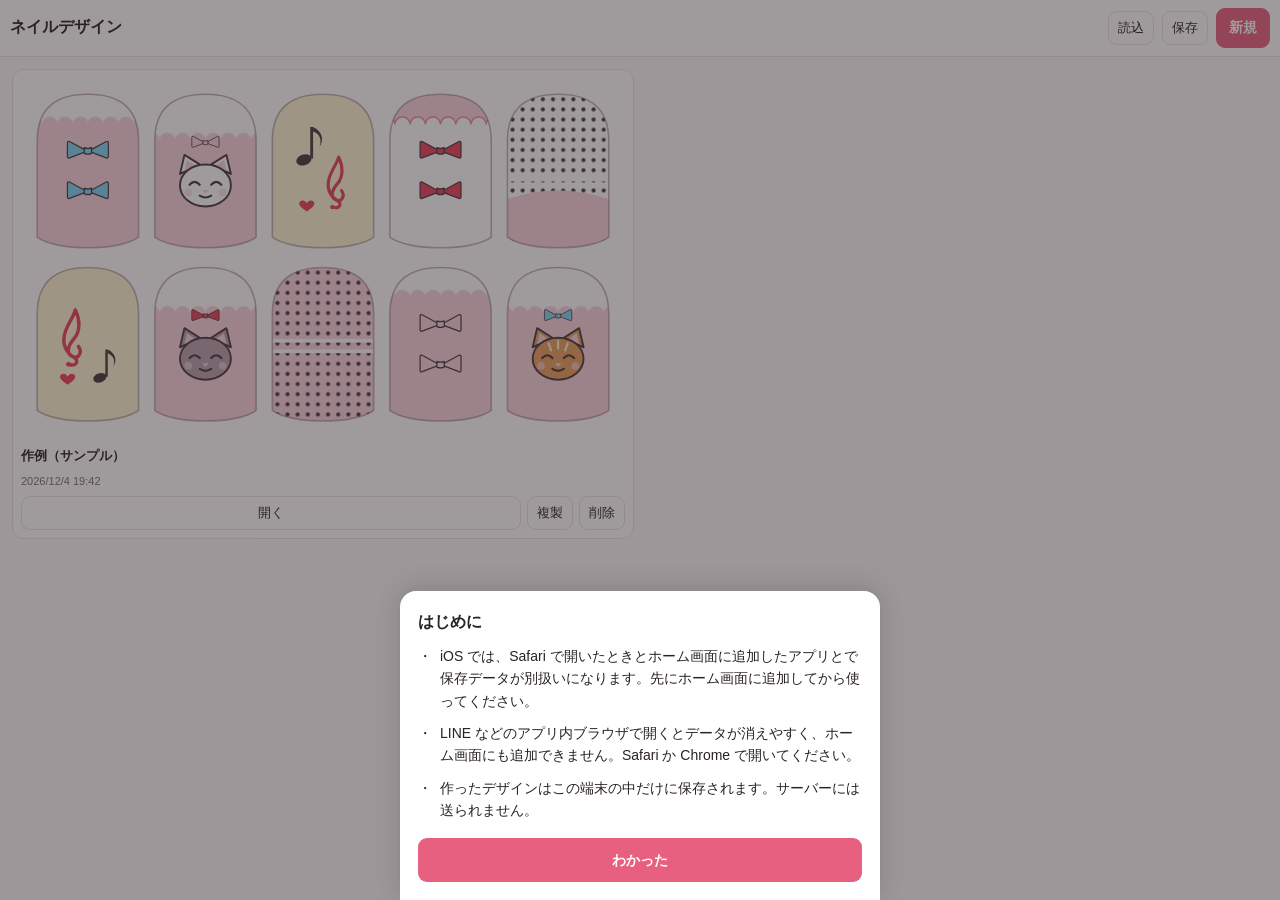
<file: docs/index.html>
<!DOCTYPE html>
<html lang="ja">
<head>
<meta charset="utf-8">
<meta name="viewport" content="width=device-width, initial-scale=1, viewport-fit=cover">
<meta name="theme-color" content="#fbf7f8">
<title>ネイルデザイン</title>
<link rel="stylesheet" href="css/style.css">
<!-- パスはすべて相対。サブパス配信（/nail_designer/）でそのまま動かすため -->
<link rel="manifest" href="manifest.json">
<link rel="apple-touch-icon" href="icons/apple-touch-icon.png">
<meta name="apple-mobile-web-app-capable" content="yes">
<meta name="apple-mobile-web-app-status-bar-style" content="default">
<meta name="mobile-web-app-capable" content="yes">
</head>
<body>

<div id="app">
  <div id="view" class="view"></div>
  <div id="toast" class="toast" hidden></div>
</div>

<script type="module" src="js/app.js"></script>
</body>
</html>
</file>
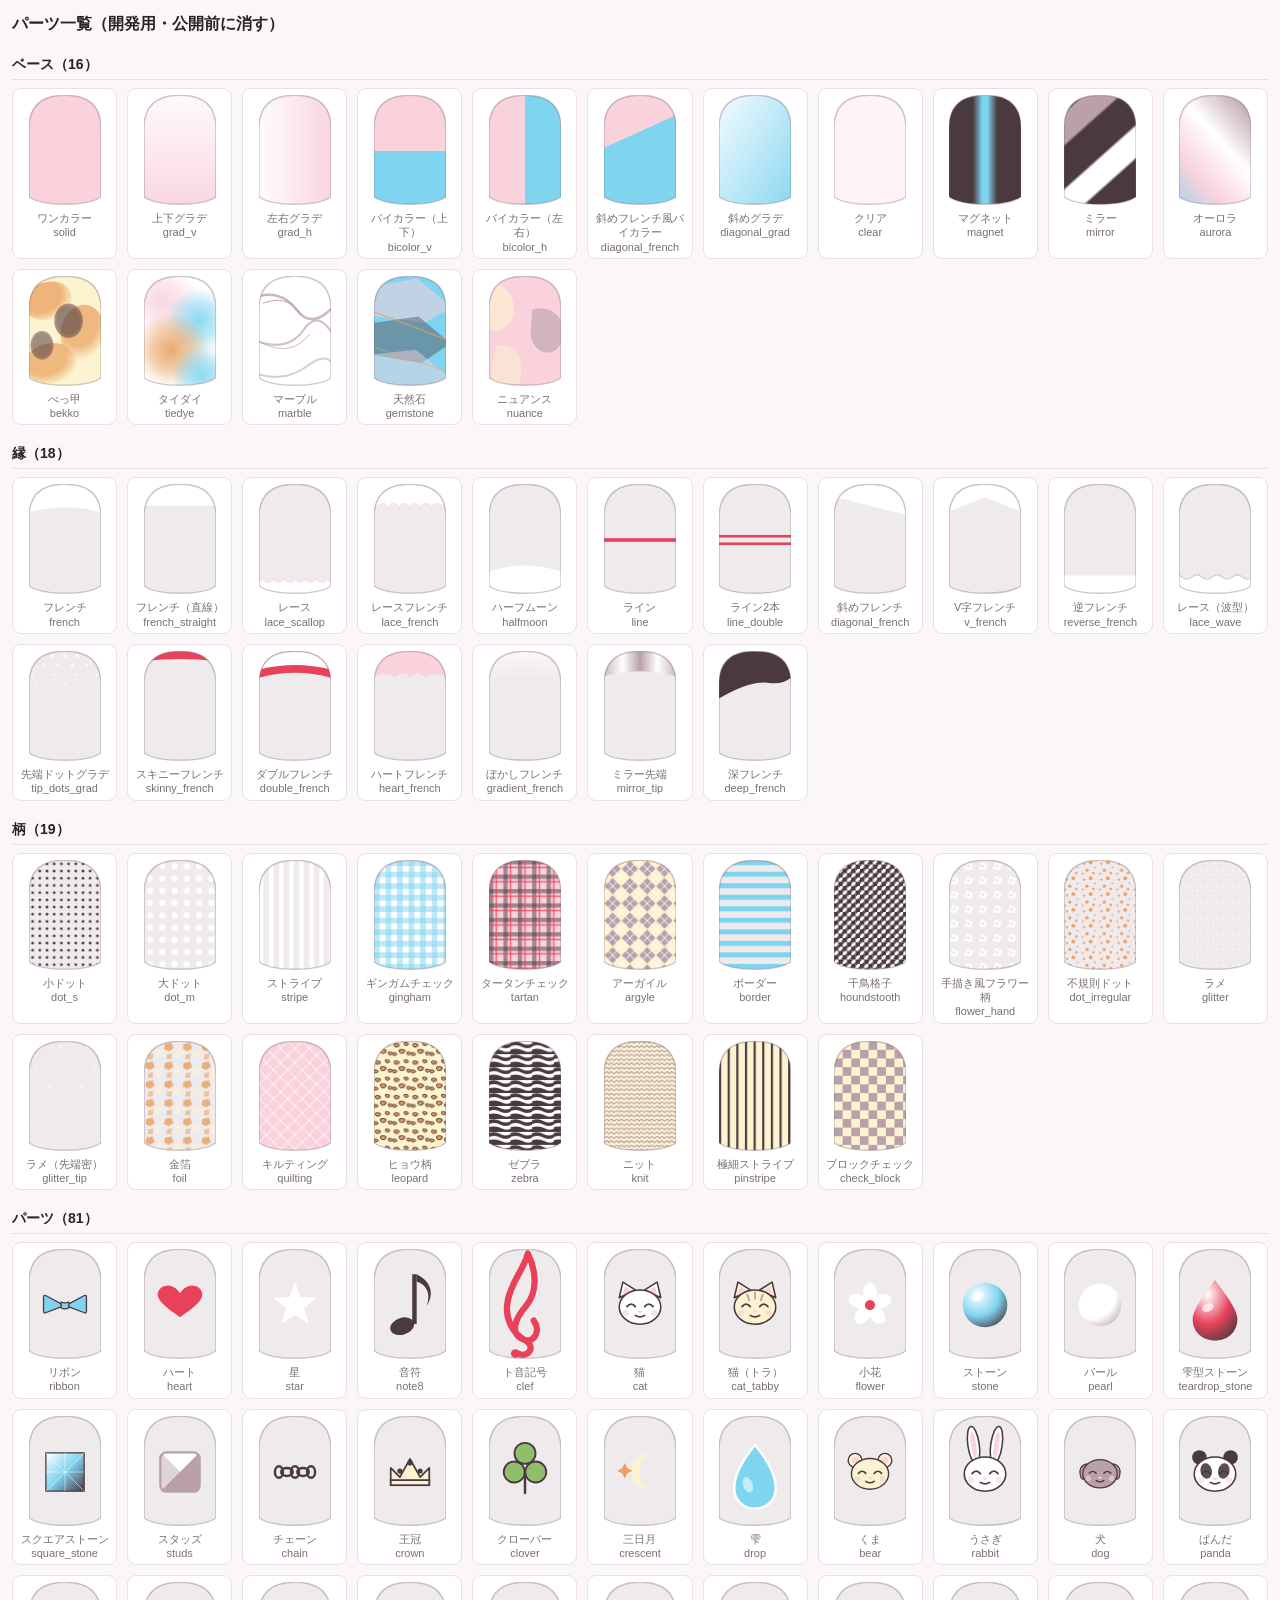
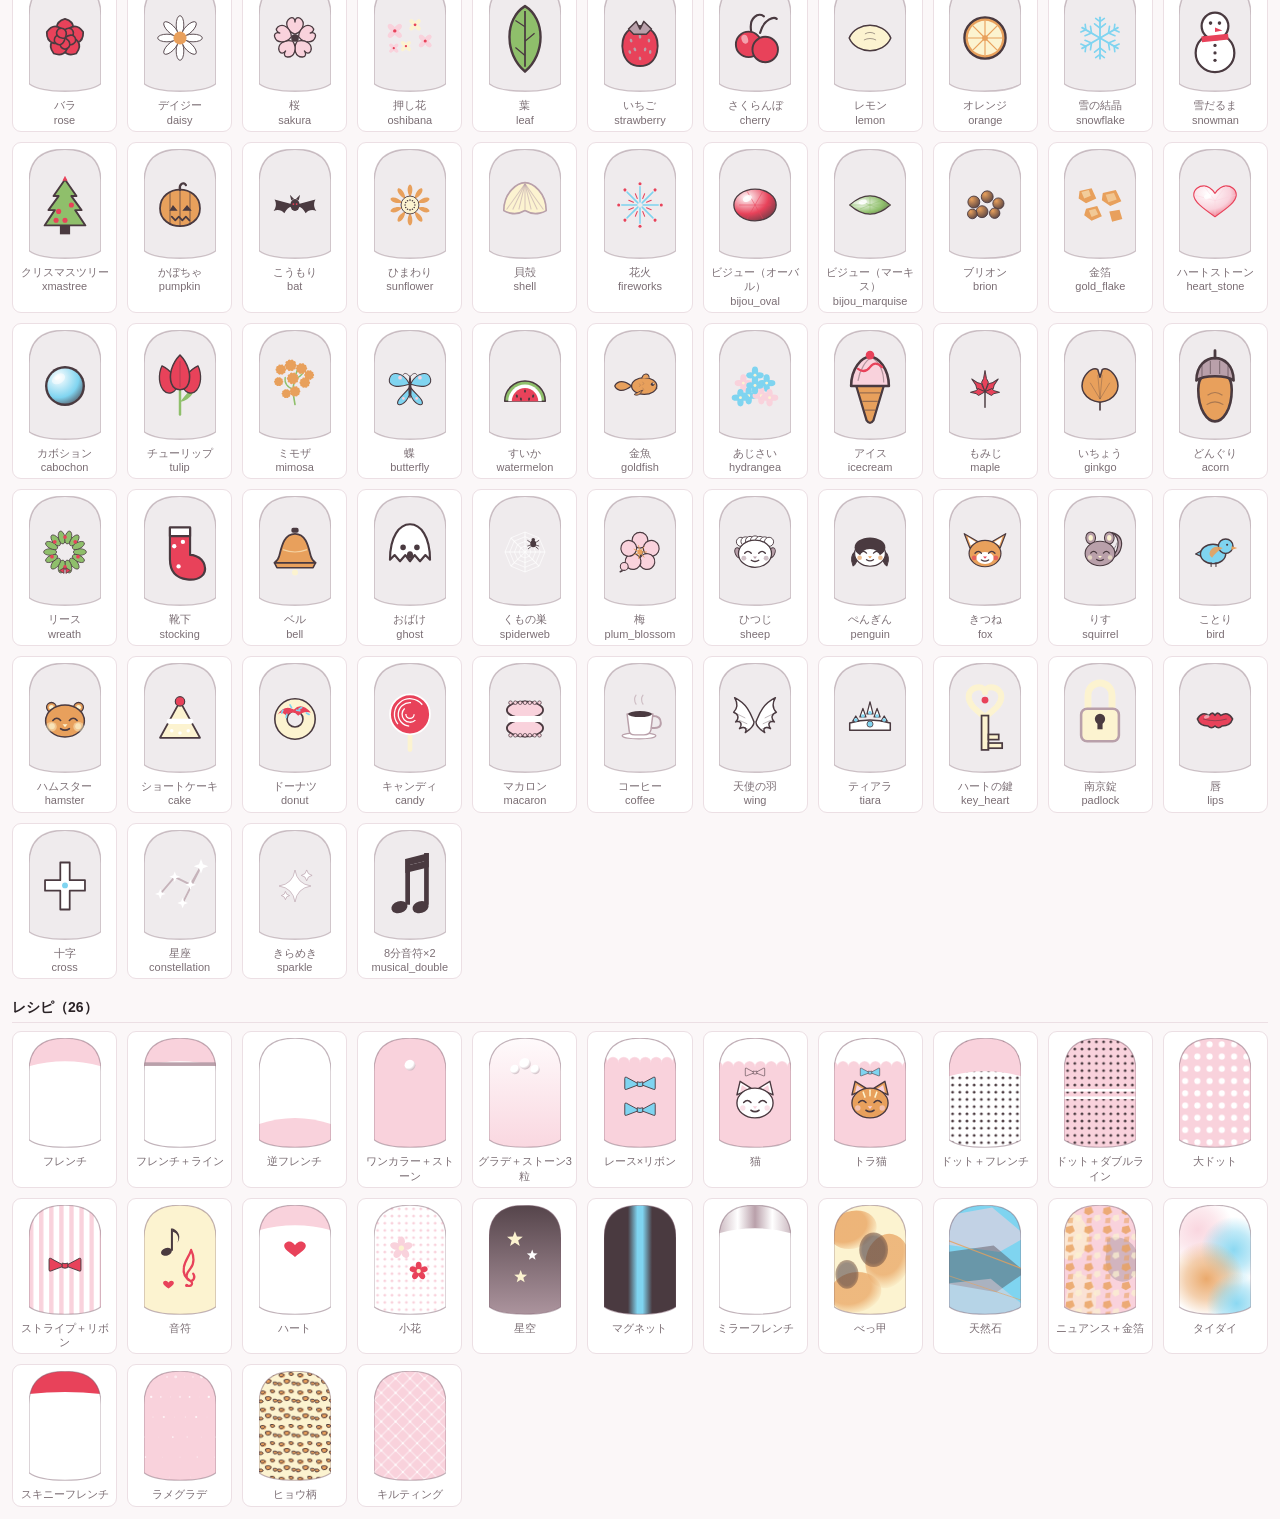
<file: docs/preview-all.html>
<!DOCTYPE html>
<html lang="ja">
<head>
<meta charset="utf-8">
<meta name="viewport" content="width=device-width, initial-scale=1">
<title>パーツ一覧（開発用）</title>
<style>
  body { margin:0; padding:12px; background:#fbf7f8; color:#2a2226;
         font:14px/1.5 -apple-system, "Hiragino Kaku Gothic ProN", "Yu Gothic", sans-serif; }
  h2 { font-size:14px; margin:18px 0 8px; padding-bottom:4px; border-bottom:1px solid #ecdfe4; }
  .grid { display:grid; grid-template-columns:repeat(auto-fill, minmax(104px,1fr)); gap:10px; }
  .cell { background:#fff; border:1px solid #ecdfe4; border-radius:9px; padding:6px 3px 4px; text-align:center; }
  .cell svg { display:block; margin:0 auto; width:72px; height:auto; }
  .cap { font-size:11px; color:#7b6e74; margin-top:4px; line-height:1.3; word-break:break-all; }
</style>
</head>
<body>
<h1 style="font-size:16px;margin:0">パーツ一覧（開発用・公開前に消す）</h1>
<div id="out"></div>
<script type="module">
import { PARTS, CATS } from './js/parts/parts.js';
import { partThumbSvg, recipeThumbSvg } from './js/render.js';
import { RECIPES } from './js/parts/recipes.js';
import { DEFAULT_PALETTE } from './js/model.js';

const out = document.getElementById('out');
let html = '';
for (const c of CATS) {
  const list = Object.values(PARTS).filter(p => p.cat === c.key);
  html += `<h2>${c.label}（${list.length}）</h2><div class="grid">`;
  for (const p of list) {
    html += `<div class="cell">${partThumbSvg(p.id, DEFAULT_PALETTE, { px: 72, baseColor: '#EFEBED' })}` +
            `<div class="cap">${p.name}<br>${p.id.split('.')[1]}</div></div>`;
  }
  html += `</div>`;
}
html += `<h2>レシピ（${RECIPES.length}）</h2><div class="grid">`;
for (const r of RECIPES) {
  html += `<div class="cell">${recipeThumbSvg(r, DEFAULT_PALETTE, { px: 72 })}` +
          `<div class="cap">${r.name}</div></div>`;
}
html += `</div>`;
out.innerHTML = html;
</script>
</body>
</html>
</file>
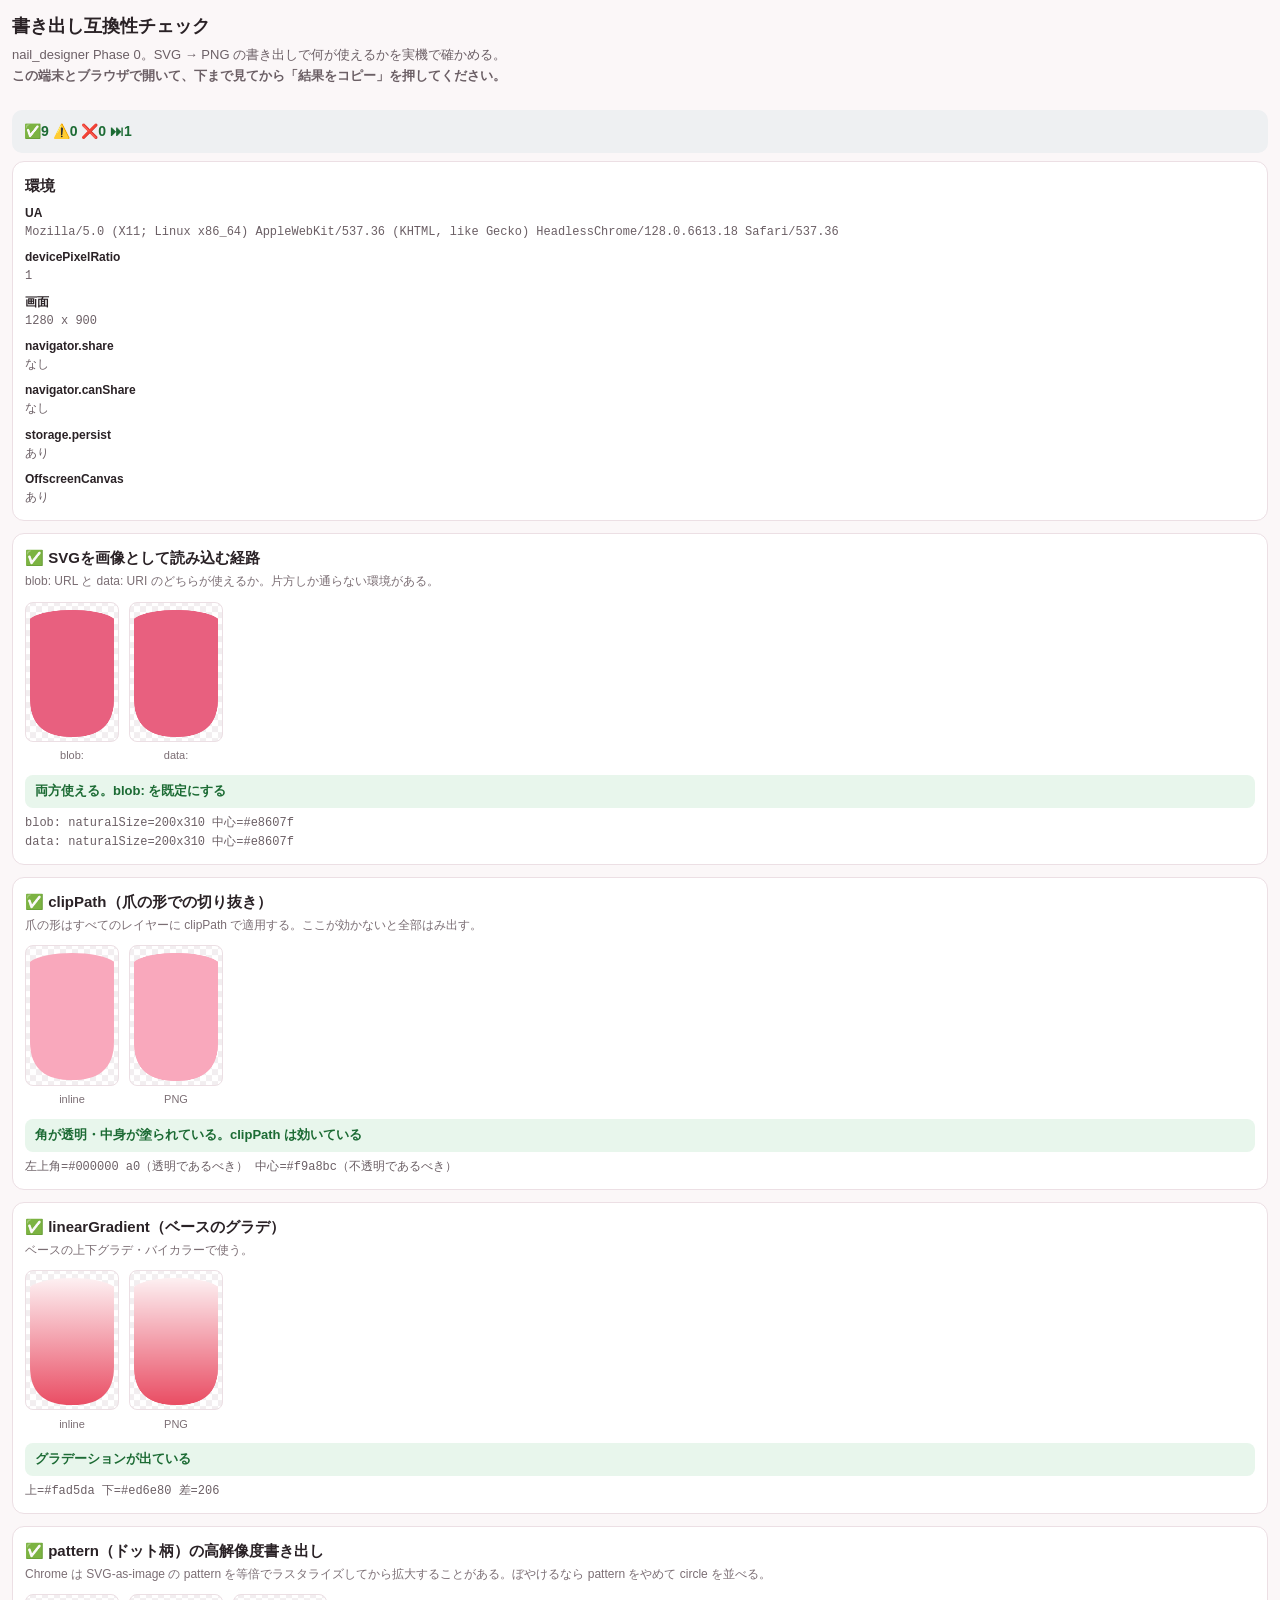
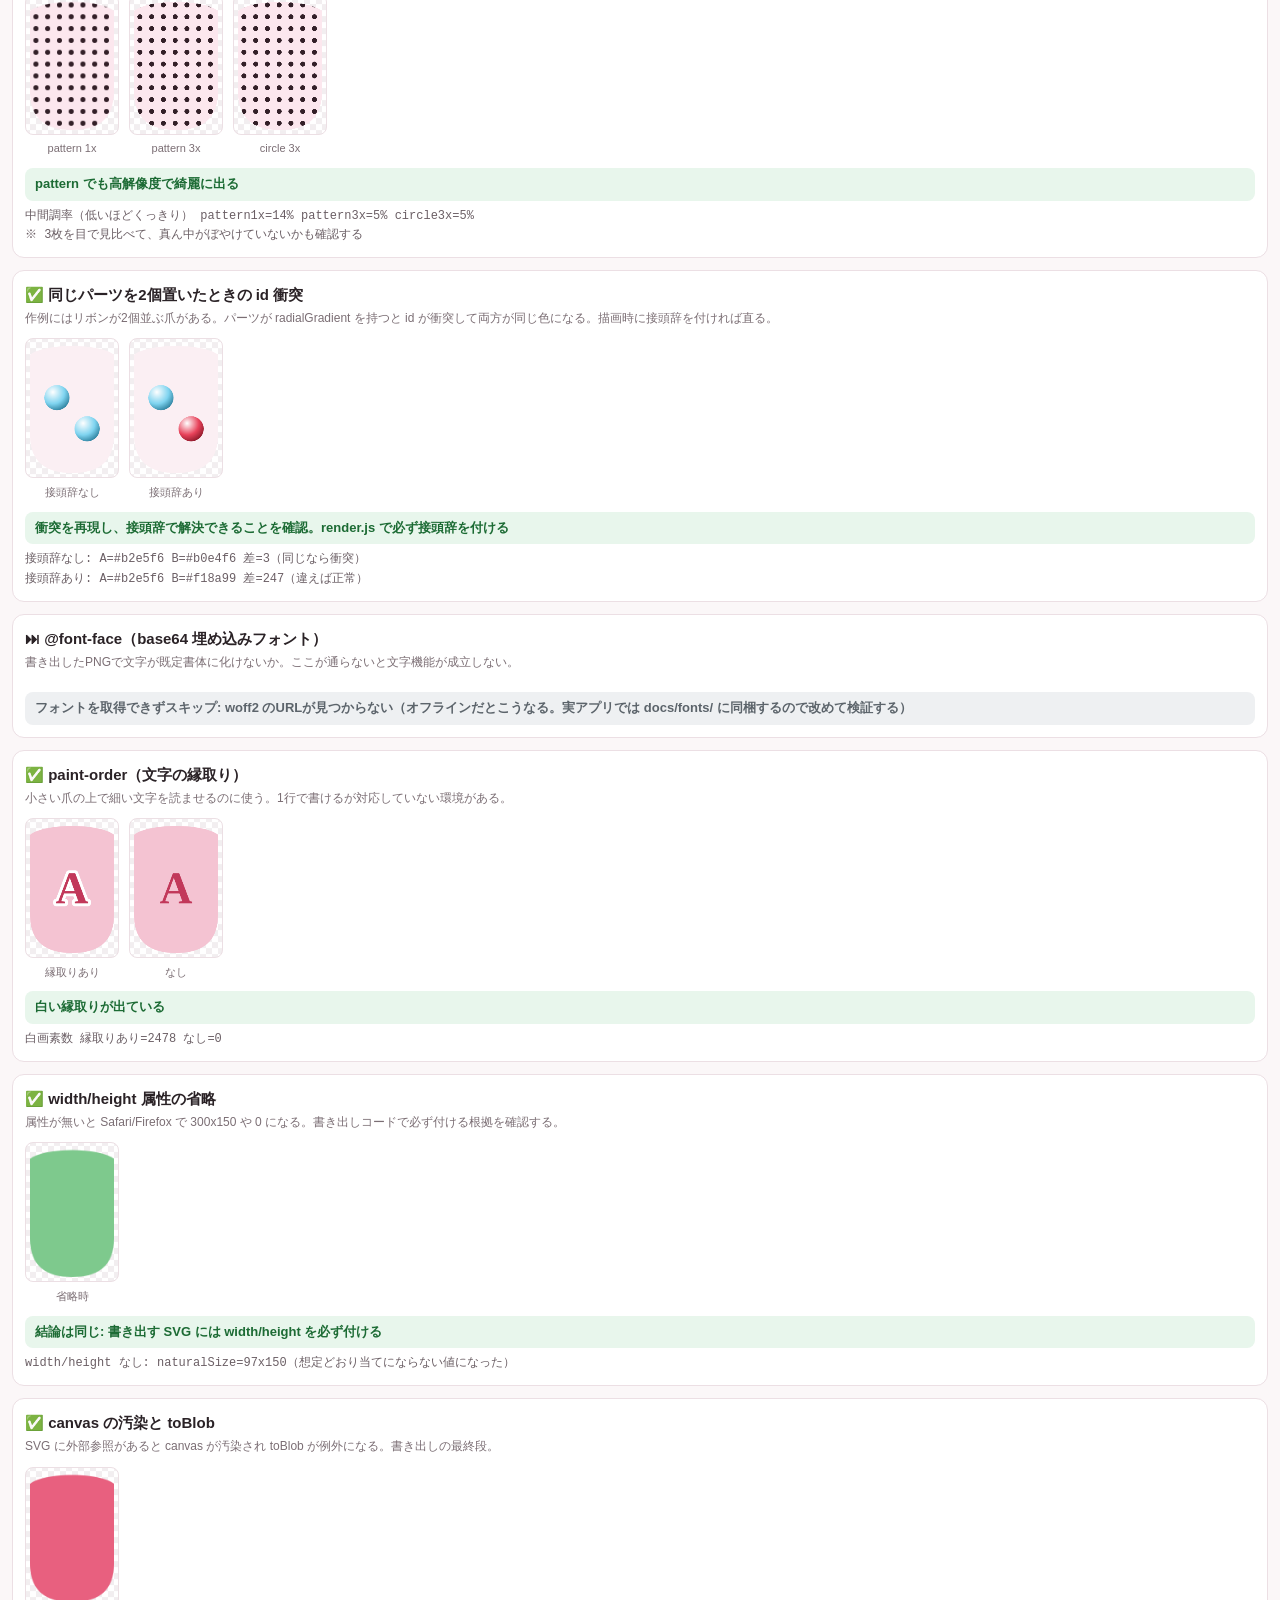
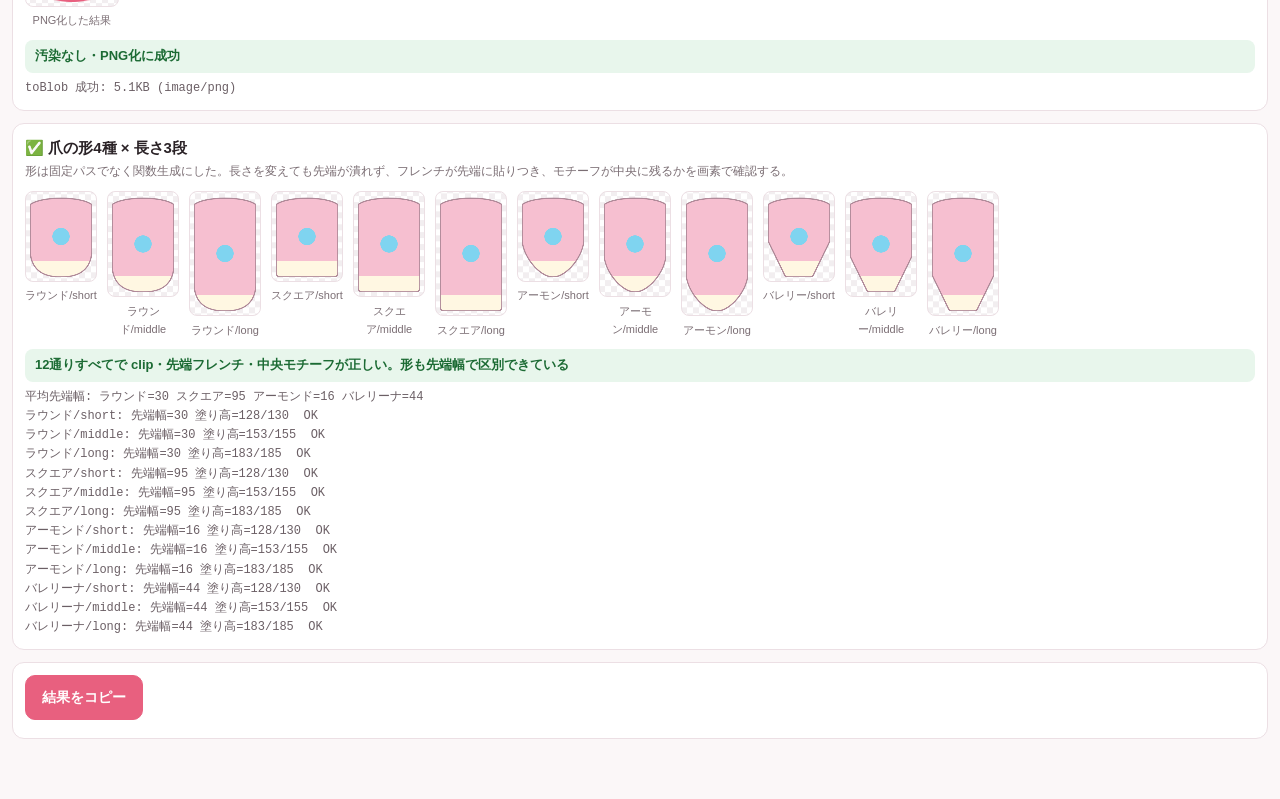
<file: docs/spike-export.html>
<!DOCTYPE html>
<html lang="ja">
<head>
<meta charset="utf-8">
<meta name="viewport" content="width=device-width, initial-scale=1, viewport-fit=cover">
<title>書き出し互換性チェック — nail_designer Phase 0</title>
<style>
  :root { color-scheme: light; }
  * { box-sizing: border-box; }
  body {
    margin: 0; padding: 12px 12px 48px;
    font: 15px/1.6 -apple-system, BlinkMacSystemFont, "Hiragino Kaku Gothic ProN", "Yu Gothic", sans-serif;
    background: #fbf7f8; color: #2a2226;
  }
  h1 { font-size: 18px; margin: 0 0 4px; }
  .lead { font-size: 13px; color: #6b5f65; margin: 0 0 16px; }
  .card {
    background: #fff; border: 1px solid #ecdfe4; border-radius: 12px;
    padding: 12px; margin-bottom: 12px;
  }
  .card h2 { font-size: 15px; margin: 0 0 2px; }
  .card .why { font-size: 12px; color: #7b6e74; margin: 0 0 10px; }
  .verdict { font-size: 13px; font-weight: 600; padding: 6px 10px; border-radius: 8px; margin-top: 10px; }
  .ok   { background: #e8f6ec; color: #1c6b34; }
  .ng   { background: #fdeaea; color: #a3232a; }
  .warn { background: #fdf4e3; color: #8a6316; }
  .skip { background: #eef0f2; color: #5c646b; }
  .detail { font-size: 12px; color: #6b5f65; margin-top: 6px; white-space: pre-wrap; font-family: ui-monospace, SFMono-Regular, Menlo, monospace; }
  .row { display: flex; gap: 10px; flex-wrap: wrap; align-items: flex-start; }
  .cell { text-align: center; font-size: 11px; color: #7b6e74; }
  .cell > .box {
    background: repeating-conic-gradient(#f2eef0 0% 25%, #fff 0% 50%) 50% / 12px 12px;
    border: 1px solid #ecdfe4; border-radius: 8px; padding: 4px; display: inline-block;
  }
  .cell svg, .cell canvas, .cell img { display: block; width: 84px; height: auto; }
  #env dl { margin: 0; font-size: 12px; }
  #env dt { font-weight: 600; margin-top: 6px; }
  #env dd { margin: 0; color: #6b5f65; word-break: break-all; font-family: ui-monospace, monospace; }
  button {
    font: inherit; font-size: 14px; padding: 10px 16px; border-radius: 10px;
    border: 1px solid #d9c3cb; background: #fff; color: #2a2226; cursor: pointer;
  }
  button.primary { background: #e8607f; border-color: #e8607f; color: #fff; font-weight: 600; }
  #summary { position: sticky; top: 0; z-index: 5; background: #fbf7f8; padding: 8px 0; }
  #summary .bar { font-size: 14px; font-weight: 600; padding: 10px 12px; border-radius: 10px; background: #eef0f2; }
</style>
</head>
<body>

<h1>書き出し互換性チェック</h1>
<p class="lead">nail_designer Phase 0。SVG → PNG の書き出しで何が使えるかを実機で確かめる。<br>
<b>この端末とブラウザで開いて、下まで見てから「結果をコピー」を押してください。</b></p>

<div id="summary"><div class="bar">計測中…</div></div>

<div class="card" id="env">
  <h2>環境</h2>
  <dl id="envList"></dl>
</div>

<div id="tests"></div>

<div class="card">
  <button class="primary" id="copyBtn">結果をコピー</button>
  <div class="detail" id="copyMsg"></div>
</div>

<script type="module">
/* =========================================================================
   共通ユーティリティ
   ========================================================================= */

const LENGTHS = { short: 130, middle: 155, long: 185 };

/* ---- 爪の形（関数生成。固定パスを縦に伸ばすと先端が潰れるため） ---- */
const CUT = 14; // 根元カーブの深さ
const TIPS = {
  round:     { len: 46, label: 'ラウンド' },
  square:    { len: 14, label: 'スクエア' },
  almond:    { len: 62, label: 'アーモンド' },
  ballerina: { len: 58, label: 'バレリーナ' },
};
function tipPath(shape, h) {
  const y = h - TIPS[shape].len;
  switch (shape) {
    case 'round':     return 'C 100 ' + (h - 12) + ', 80 ' + h + ', 50 ' + h + ' C 20 ' + h + ', 0 ' + (h - 12) + ', 0 ' + y;
    case 'square':    return 'L 100 ' + (h - 8) + ' Q 100 ' + h + ' 92 ' + h + ' L 8 ' + h + ' Q 0 ' + h + ' 0 ' + (h - 8) + ' L 0 ' + y;
    case 'almond':    return 'C 100 ' + (h - 34) + ', 72 ' + h + ', 50 ' + h + ' C 28 ' + h + ', 0 ' + (h - 34) + ', 0 ' + y;
    case 'ballerina': return 'L 74 ' + (h - 5) + ' Q 73 ' + h + ' 67 ' + h + ' L 33 ' + h + ' Q 27 ' + h + ' 26 ' + (h - 5) + ' L 0 ' + y;
  }
}
function nailPath(shape, h) {
  return 'M 0 ' + CUT + ' C 18 0, 82 0, 100 ' + CUT + ' L 100 ' + (h - TIPS[shape].len) + ' ' + tipPath(shape, h) + ' Z';
}

/* ---- SVG 文書の組み立て ---- */
function svgDoc(o) {
  const h = o.h, scale = o.scale;
  const size = o.omitSize ? '' : ' width="' + Math.round(100 * scale) + '" height="' + Math.round(h * scale) + '"';
  return '<svg xmlns="http://www.w3.org/2000/svg" xmlns:xlink="http://www.w3.org/1999/xlink"' + size
       + ' viewBox="0 0 100 ' + h + '">'
       + (o.fontCSS ? '<defs><style type="text/css">' + o.fontCSS + '</style></defs>' : '')
       + (o.defs ? '<defs>' + o.defs + '</defs>' : '')
       + (o.body || '') + '</svg>';
}

/* ---- パーツの色プレースホルダ {c0} を実色に置換（var(--c0) は SVG-as-image で効かない環境があるため） ---- */
function paint(svg, colors) {
  return svg.replace(/\{c(\d+)\}/g, function (m, i) { return colors[+i] || '#000000'; });
}

/* ---- id を接頭辞つきに書き換える（同一パーツ複数配置での衝突対策） ---- */
function instantiate(svg, prefix) {
  return svg
    .replace(/id="([^"]+)"/g, function (m, id) { return 'id="' + prefix + id + '"'; })
    .replace(/url\(#([^)]+)\)/g, function (m, id) { return 'url(#' + prefix + id + ')'; })
    .replace(/(xlink:href|href)="#([^"]+)"/g, function (m, a, id) { return a + '="#' + prefix + id + '"'; });
}

/* ---- SVG → <img> → canvas ---- */
function svgUrl(svg, via) {
  if (via === 'data') return 'data:image/svg+xml;charset=utf-8,' + encodeURIComponent(svg);
  return URL.createObjectURL(new Blob([svg], { type: 'image/svg+xml;charset=utf-8' }));
}

function loadImg(url) {
  return new Promise(function (resolve, reject) {
    const img = new Image();
    img.onload = function () { resolve(img); };
    img.onerror = function () { reject(new Error('img onerror')); };
    img.src = url;
  });
}

async function rasterize(svg, opt) {
  opt = opt || {};
  const via = opt.via || 'blob';
  const url = svgUrl(svg, via);
  try {
    const img = await loadImg(url);
    if (img.decode) { try { await img.decode(); } catch (e) { /* Safari で稀に失敗するが描画自体はできる */ } }
    const nw = img.naturalWidth, nh = img.naturalHeight;
    const w = Math.max(1, Math.round(opt.forceW || nw));
    const h = Math.max(1, Math.round(opt.forceH || nh));
    const cv = document.createElement('canvas');
    cv.width = w; cv.height = h;
    const ctx = cv.getContext('2d', { willReadFrequently: true });
    if (opt.bg) { ctx.fillStyle = opt.bg; ctx.fillRect(0, 0, w, h); }
    ctx.drawImage(img, 0, 0, w, h);
    let data = null, tainted = false, taintErr = '';
    try { data = ctx.getImageData(0, 0, w, h); }
    catch (e) { tainted = true; taintErr = String((e && e.name) || e); }
    return { canvas: cv, ctx: ctx, data: data, tainted: tainted, taintErr: taintErr, natural: [nw, nh] };
  } finally {
    if (via === 'blob') URL.revokeObjectURL(url);
  }
}

function toBlobAsync(canvas, type) {
  return new Promise(function (resolve, reject) {
    if (!canvas.toBlob) return reject(new Error('toBlob 未対応'));
    canvas.toBlob(function (b) { b ? resolve(b) : reject(new Error('toBlob が null を返した')); }, type || 'image/png');
  });
}

/* ---- ピクセル取得 ---- */
function px(data, x, y) {
  const xi = Math.max(0, Math.min(data.width - 1, Math.round(x)));
  const yi = Math.max(0, Math.min(data.height - 1, Math.round(y)));
  const i = (yi * data.width + xi) * 4;
  return [data.data[i], data.data[i + 1], data.data[i + 2], data.data[i + 3]];
}
function hex(p) {
  if (!p) return '?';
  const s = '#' + [p[0], p[1], p[2]].map(function (v) { return v.toString(16).padStart(2, '0'); }).join('');
  return p[3] < 255 ? s + ' a' + p[3] : s;
}
function dist(a, b) { return Math.abs(a[0] - b[0]) + Math.abs(a[1] - b[1]) + Math.abs(a[2] - b[2]); }

/* =========================================================================
   画面組み立て
   ========================================================================= */

const testsEl = document.getElementById('tests');
const report = [];
const results = { ok: 0, ng: 0, warn: 0, skip: 0 };
function V(state, text) { results[state] = (results[state] || 0) + 1; return { state: state, text: text }; }

function cell(label, node) {
  const d = document.createElement('div');
  d.className = 'cell';
  const box = document.createElement('div');
  box.className = 'box';
  box.appendChild(node);
  d.appendChild(box);
  const cap = document.createElement('div');
  cap.textContent = label;
  d.appendChild(cap);
  return d;
}

function inlineSvg(svgString) {
  const wrap = document.createElement('div');
  wrap.innerHTML = svgString;
  const el = wrap.firstElementChild;
  el.removeAttribute('width'); el.removeAttribute('height');
  el.style.width = '84px'; el.style.height = 'auto';
  return el;
}

function addCard(o) {
  const card = document.createElement('div');
  card.className = 'card';
  const st = o.verdict.state;
  const icon = st === 'ok' ? '✅' : st === 'ng' ? '❌' : st === 'warn' ? '⚠️' : '⏭';
  const h2 = document.createElement('h2');
  h2.textContent = icon + ' ' + o.title;
  const why = document.createElement('p');
  why.className = 'why';
  why.textContent = o.why || '';
  card.appendChild(h2); card.appendChild(why);
  const row = document.createElement('div');
  row.className = 'row';
  (o.cells || []).forEach(function (c) { row.appendChild(c); });
  card.appendChild(row);
  const v = document.createElement('div');
  v.className = 'verdict ' + st;
  v.textContent = o.verdict.text;
  card.appendChild(v);
  if (o.detail) {
    const dd = document.createElement('div');
    dd.className = 'detail';
    dd.textContent = o.detail;
    card.appendChild(dd);
  }
  testsEl.appendChild(card);
  report.push('[' + st.toUpperCase() + '] ' + o.id + ' ' + o.title + '\n  ' + o.verdict.text
    + (o.detail ? '\n  ' + o.detail.replace(/\n/g, '\n  ') : ''));
}

const envList = document.getElementById('envList');
function env(k, v) {
  const dt = document.createElement('dt'); dt.textContent = k;
  const dd = document.createElement('dd'); dd.textContent = v;
  envList.appendChild(dt); envList.appendChild(dd);
  report.push(k + ': ' + v);
}

/* =========================================================================
   フォント取得（Google Fonts から woff2 を base64 化）
   実アプリでは docs/fonts/ に同梱するが、埋め込みの仕組み自体はここで検証できる
   ========================================================================= */
async function fetchFontDataUri(family) {
  const cssUrl = 'https://fonts.googleapis.com/css2?family=' + encodeURIComponent(family) + '&display=swap';
  const css = await (await fetch(cssUrl)).text();
  const m = css.match(/url\((https:\/\/fonts\.gstatic\.com\/[^)]+?\.woff2)\)/);
  if (!m) throw new Error('woff2 のURLが見つからない');
  const buf = await (await fetch(m[1])).arrayBuffer();
  const bytes = new Uint8Array(buf);
  let bin = '';
  for (let i = 0; i < bytes.length; i += 0x8000) {
    bin += String.fromCharCode.apply(null, bytes.subarray(i, i + 0x8000));
  }
  return { uri: 'data:font/woff2;base64,' + btoa(bin), bytes: bytes.length };
}

/* =========================================================================
   テスト本体
   ========================================================================= */
const H = LENGTHS.middle;
const CLIP = '<clipPath id="clip"><path d="' + nailPath('round', H) + '"/></clipPath>';
const FILL = function (color) {
  return '<rect x="-10" y="-10" width="120" height="' + (H + 20) + '" fill="' + color + '"/>';
};

async function run() {
  env('UA', navigator.userAgent);
  env('devicePixelRatio', String(devicePixelRatio));
  env('画面', innerWidth + ' x ' + innerHeight);
  env('navigator.share', typeof navigator.share === 'function' ? 'あり' : 'なし');
  env('navigator.canShare', typeof navigator.canShare === 'function' ? 'あり' : 'なし');
  env('storage.persist', (navigator.storage && navigator.storage.persist) ? 'あり' : 'なし');
  env('OffscreenCanvas', typeof OffscreenCanvas === 'function' ? 'あり' : 'なし');

  /* ---------- T0: blob: と data: どちらで <img> に読ませられるか ---------- */
  {
    const svg = svgDoc({ h: H, scale: 2, defs: CLIP, body: '<g clip-path="url(#clip)">' + FILL('#E8607F') + '</g>' });
    const cells = [], notes = [];
    let okBlob = false, okData = false;
    for (const via of ['blob', 'data']) {
      try {
        const r = await rasterize(svg, { via: via });
        cells.push(cell(via + ':', r.canvas));
        const center = r.data ? px(r.data, r.canvas.width / 2, r.canvas.height / 2) : null;
        const good = !!(center && center[3] > 200);
        if (via === 'blob') okBlob = good; else okData = good;
        notes.push(via + ': naturalSize=' + r.natural.join('x') + ' 中心=' + hex(center)
          + (r.tainted ? ' ★canvas汚染 ' + r.taintErr : ''));
      } catch (e) {
        notes.push(via + ': 失敗 ' + e.message);
      }
    }
    addCard({
      id: 'T0', title: 'SVGを画像として読み込む経路',
      why: 'blob: URL と data: URI のどちらが使えるか。片方しか通らない環境がある。',
      cells: cells,
      verdict: (okBlob && okData) ? V('ok', '両方使える。blob: を既定にする')
             : okBlob ? V('warn', 'blob: のみ使える')
             : okData ? V('warn', 'data: のみ使える。書き出しは data: URI で実装する')
             : V('ng', 'どちらも失敗。SVG→PNG の方式を根本から変える必要がある'),
      detail: notes.join('\n'),
    });
  }

  /* ---------- T1: clipPath で爪の形に切り抜けるか ---------- */
  {
    const svg = svgDoc({ h: H, scale: 2, defs: CLIP, body: '<g clip-path="url(#clip)">' + FILL('#F9A8BC') + '</g>' });
    const r = await rasterize(svg);
    const corner = r.data && px(r.data, 3, 3);
    const center = r.data && px(r.data, r.canvas.width / 2, r.canvas.height / 2);
    const clipped = corner && corner[3] < 20;
    const filled = center && center[3] > 200;
    addCard({
      id: 'T1', title: 'clipPath（爪の形での切り抜き）',
      why: '爪の形はすべてのレイヤーに clipPath で適用する。ここが効かないと全部はみ出す。',
      cells: [cell('inline', inlineSvg(svg)), cell('PNG', r.canvas)],
      verdict: (clipped && filled) ? V('ok', '角が透明・中身が塗られている。clipPath は効いている')
             : V('ng', '切り抜きが効いていない'),
      detail: '左上角=' + hex(corner) + '（透明であるべき） 中心=' + hex(center) + '（不透明であるべき）',
    });
  }

  /* ---------- T2: linearGradient ---------- */
  {
    const svg = svgDoc({ h: H, scale: 2,
      defs: CLIP + '<linearGradient id="g" x1="0" y1="0" x2="0" y2="1">'
          + '<stop offset="0" stop-color="#FFFFFF"/><stop offset="1" stop-color="#E8425A"/></linearGradient>',
      body: '<g clip-path="url(#clip)">' + FILL('url(#g)') + '</g>' });
    const r = await rasterize(svg);
    const top = r.data && px(r.data, r.canvas.width / 2, r.canvas.height * 0.18);
    const bot = r.data && px(r.data, r.canvas.width / 2, r.canvas.height * 0.80);
    const d = (top && bot) ? dist(top, bot) : 0;
    addCard({
      id: 'T2', title: 'linearGradient（ベースのグラデ）',
      why: 'ベースの上下グラデ・バイカラーで使う。',
      cells: [cell('inline', inlineSvg(svg)), cell('PNG', r.canvas)],
      verdict: d > 60 ? V('ok', 'グラデーションが出ている') : V('ng', '上下で色が変わっていない'),
      detail: '上=' + hex(top) + ' 下=' + hex(bot) + ' 差=' + d,
    });
  }

  /* ---------- T3: pattern（ドット柄）と、明示 circle との比較 ---------- */
  {
    const dotsDefs = '<pattern id="dots" width="14" height="14" patternUnits="userSpaceOnUse">'
                   + '<circle cx="7" cy="7" r="3" fill="#332028"/></pattern>';
    const patSvg = function (s) {
      return svgDoc({ h: H, scale: s, defs: CLIP + dotsDefs,
        body: '<g clip-path="url(#clip)">' + FILL('#FCE7EE') + FILL('url(#dots)') + '</g>' });
    };
    let circles = '';
    for (let y = 7; y < H; y += 14) for (let x = 7; x < 100; x += 14) {
      circles += '<circle cx="' + x + '" cy="' + y + '" r="3" fill="#332028"/>';
    }
    const cirSvg = svgDoc({ h: H, scale: 3, defs: CLIP,
      body: '<g clip-path="url(#clip)">' + FILL('#FCE7EE') + circles + '</g>' });

    // 「中間調率」= ドット中心を通る走査線上で、地色ともドット色ともつかない画素の割合。
    // 高いほどぼやけている（等倍でラスタライズしてから拡大された疑い）。
    function softness(r) {
      if (!r.data) return NaN;
      const y = Math.round(r.canvas.height * 0.5);
      let mid = 0, n = 0;
      for (let x = 0; x < r.canvas.width; x++) {
        const p = px(r.data, x, y);
        if (p[3] < 200) continue;
        n++;
        const lum = p[0] * 0.3 + p[1] * 0.59 + p[2] * 0.11;
        if (lum > 70 && lum < 210) mid++;
      }
      return n ? Math.round(mid / n * 100) : NaN;
    }

    const r1 = await rasterize(patSvg(1));
    const r3 = await rasterize(patSvg(3));
    const rc = await rasterize(cirSvg);
    const s1 = softness(r1), s3 = softness(r3), sc = softness(rc);
    const patternBlurry = isFinite(s3) && isFinite(sc) && (s3 > sc + 8);
    addCard({
      id: 'T3', title: 'pattern（ドット柄）の高解像度書き出し',
      why: 'Chrome は SVG-as-image の pattern を等倍でラスタライズしてから拡大することがある。ぼやけるなら pattern をやめて circle を並べる。',
      cells: [cell('pattern 1x', r1.canvas), cell('pattern 3x', r3.canvas), cell('circle 3x', rc.canvas)],
      verdict: patternBlurry
        ? V('warn', 'pattern の3倍書き出しがぼやけている。ドット・ボーダーは circle/rect を明示生成する')
        : V('ok', 'pattern でも高解像度で綺麗に出る'),
      detail: '中間調率（低いほどくっきり） pattern1x=' + s1 + '% pattern3x=' + s3 + '% circle3x=' + sc + '%'
            + '\n※ 3枚を目で見比べて、真ん中がぼやけていないかも確認する',
    });
  }

  /* ---------- T4: 同一パーツを2個置いたときの id 衝突 ---------- */
  {
    const STONE = '<g><radialGradient id="sg" cx="0.34" cy="0.28" r="0.85">'
                + '<stop offset="0" stop-color="{c0}"/><stop offset="0.55" stop-color="{c1}"/>'
                + '<stop offset="1" stop-color="{c2}"/></radialGradient>'
                + '<circle cx="0" cy="0" r="15" fill="url(#sg)"/></g>';
    const A = ['#FFFFFF', '#7FD4F0', '#1B6E8C'];
    const B = ['#FFFFFF', '#E8425A', '#78101F'];
    const place = function (m, x, y) { return '<g transform="translate(' + x + ' ' + y + ')">' + m + '</g>'; };

    const ngBody = place(paint(STONE, A), 32, H * 0.42) + place(paint(STONE, B), 68, H * 0.66);
    const okBody = place(instantiate(paint(STONE, A), 'a_'), 32, H * 0.42)
                 + place(instantiate(paint(STONE, B), 'b_'), 68, H * 0.66);
    const wrap = function (body) {
      return svgDoc({ h: H, scale: 2, defs: CLIP,
        body: '<g clip-path="url(#clip)">' + FILL('#FBEFF3') + body + '</g>' });
    };

    const rNg = await rasterize(wrap(ngBody));
    const rOk = await rasterize(wrap(okBody));
    const sample = function (r) {
      return r.data ? [px(r.data, r.canvas.width * 0.32, r.canvas.height * 0.42),
                       px(r.data, r.canvas.width * 0.68, r.canvas.height * 0.66)] : null;
    };
    const ng = sample(rNg), ok = sample(rOk);
    const ngSame = ng && dist(ng[0], ng[1]) < 40;
    const okDiff = ok && dist(ok[0], ok[1]) > 60;

    addCard({
      id: 'T4', title: '同じパーツを2個置いたときの id 衝突',
      why: '作例にはリボンが2個並ぶ爪がある。パーツが radialGradient を持つと id が衝突して両方が同じ色になる。描画時に接頭辞を付ければ直る。',
      cells: [cell('接頭辞なし', rNg.canvas), cell('接頭辞あり', rOk.canvas)],
      verdict: (ngSame && okDiff) ? V('ok', '衝突を再現し、接頭辞で解決できることを確認。render.js で必ず接頭辞を付ける')
             : okDiff ? V('ok', 'この環境では衝突しなかったが接頭辞ありは正常。規約は維持する')
             : V('ng', '接頭辞を付けても色が分かれない。別の原因がある'),
      detail: '接頭辞なし: A=' + hex(ng && ng[0]) + ' B=' + hex(ng && ng[1]) + ' 差=' + (ng ? dist(ng[0], ng[1]) : '?') + '（同じなら衝突）'
            + '\n接頭辞あり: A=' + hex(ok && ok[0]) + ' B=' + hex(ok && ok[1]) + ' 差=' + (ok ? dist(ok[0], ok[1]) : '?') + '（違えば正常）',
    });
  }

  /* ---------- T5: @font-face を base64 で埋め込んだ文字 ---------- */
  {
    let font = null, fontErr = '';
    try { font = await fetchFontDataUri('Dancing Script'); }
    catch (e) { fontErr = e.message; }

    const textBody = '<text x="50" y="' + (H * 0.62) + '" text-anchor="middle" '
                   + 'font-family="SpikeScript, serif" font-size="44" fill="#C2385A">Ag</text>';

    if (!font) {
      addCard({
        id: 'T5', title: '@font-face（base64 埋め込みフォント）',
        why: '書き出したPNGで文字が既定書体に化けないか。ここが通らないと文字機能が成立しない。',
        cells: [],
        verdict: V('skip', 'フォントを取得できずスキップ: ' + fontErr
          + '（オフラインだとこうなる。実アプリでは docs/fonts/ に同梱するので改めて検証する）'),
      });
    } else {
      const withFont = svgDoc({ h: H, scale: 2, defs: CLIP,
        fontCSS: '@font-face{font-family:"SpikeScript";src:url(' + font.uri + ') format("woff2");}',
        body: '<g clip-path="url(#clip)">' + FILL('#FFF8FA') + textBody + '</g>' });
      const noFont = svgDoc({ h: H, scale: 2, defs: CLIP,
        body: '<g clip-path="url(#clip)">' + FILL('#FFF8FA') + textBody + '</g>' });

      const rW = await rasterize(withFont);
      const rN = await rasterize(noFont);
      let diff = 0, total = 0;
      if (rW.data && rN.data && rW.data.data.length === rN.data.data.length) {
        for (let i = 0; i < rW.data.data.length; i += 4) {
          total++;
          if (Math.abs(rW.data.data[i] - rN.data.data[i]) > 24
           || Math.abs(rW.data.data[i + 3] - rN.data.data[i + 3]) > 24) diff++;
        }
      }
      const pct = total ? (diff / total * 100) : 0;
      addCard({
        id: 'T5', title: '@font-face（base64 埋め込みフォント）',
        why: '書き出したPNGで文字が既定書体に化けないか。ここが通らないと文字機能が成立しない。',
        cells: [cell('埋め込みあり', rW.canvas), cell('なし(serif)', rN.canvas)],
        verdict: pct > 1.2 ? V('ok', '埋め込みフォントが書き出しに反映されている')
               : V('ng', '既定書体のまま。文字は書き出し時に path 化するなど別方式が必要'),
        detail: '2枚の差分 ' + pct.toFixed(2) + '%（1.2%超で反映とみなす） フォント '
              + (font.bytes / 1024).toFixed(0) + 'KB'
              + '\n※ 左が筆記体、右が明朝/セリフになっていれば成功',
      });
    }
  }

  /* ---------- T6: paint-order による文字の縁取り ---------- */
  {
    const mk = function (stroke) {
      return svgDoc({ h: H, scale: 2, defs: CLIP,
        body: '<g clip-path="url(#clip)">' + FILL('#F4C3D2')
            + '<text x="50" y="' + (H * 0.62) + '" text-anchor="middle" font-size="54" font-weight="700" fill="#C2385A"'
            + (stroke ? ' stroke="#FFFFFF" stroke-width="7" paint-order="stroke" stroke-linejoin="round"' : '')
            + '>A</text></g>' });
    };
    const rS = await rasterize(mk(true));
    const rP = await rasterize(mk(false));
    const whiteCount = function (r) {
      if (!r.data) return NaN;
      let n = 0;
      for (let i = 0; i < r.data.data.length; i += 4) {
        if (r.data.data[i + 3] > 200 && r.data.data[i] > 235 && r.data.data[i + 1] > 235 && r.data.data[i + 2] > 235) n++;
      }
      return n;
    };
    const ws = whiteCount(rS), wp = whiteCount(rP);
    addCard({
      id: 'T6', title: 'paint-order（文字の縁取り）',
      why: '小さい爪の上で細い文字を読ませるのに使う。1行で書けるが対応していない環境がある。',
      cells: [cell('縁取りあり', rS.canvas), cell('なし', rP.canvas)],
      verdict: (isFinite(ws) && ws > 400 && ws > wp * 3)
        ? V('ok', '白い縁取りが出ている')
        : V('warn', '縁取りが確認できない。文字の下に太い同形テキストを重ねる方式にする'),
      detail: '白画素数 縁取りあり=' + ws + ' なし=' + wp,
    });
  }

  /* ---------- T7: width/height 属性を省いた場合 ---------- */
  {
    const svg = svgDoc({ h: H, scale: 2, defs: CLIP, omitSize: true,
      body: '<g clip-path="url(#clip)">' + FILL('#7EC98D') + '</g>' });
    try {
      const r = await rasterize(svg);
      const nw = r.natural[0], nh = r.natural[1];
      const resolved = (nw === 200 && nh === Math.round(H * 2));
      addCard({
        id: 'T7', title: 'width/height 属性の省略',
        why: '属性が無いと Safari/Firefox で 300x150 や 0 になる。書き出しコードで必ず付ける根拠を確認する。',
        cells: [cell('省略時', r.canvas)],
        verdict: V(resolved ? 'warn' : 'ok', '結論は同じ: 書き出す SVG には width/height を必ず付ける'),
        detail: 'width/height なし: naturalSize=' + nw + 'x' + nh
              + (resolved ? '（この環境では viewBox から正しく解決されたが、他環境では 300x150 や 0 になる）'
                          : '（想定どおり当てにならない値になった）'),
      });
    } catch (e) {
      addCard({
        id: 'T7', title: 'width/height 属性の省略',
        why: '属性が無いと Safari/Firefox で 300x150 や 0 になる。',
        cells: [], verdict: V('ok', '省略すると読み込み自体が失敗した。属性は必須'), detail: String(e.message),
      });
    }
  }

  /* ---------- T8: canvas 汚染 と toBlob ---------- */
  {
    const svg = svgDoc({ h: H, scale: 2, defs: CLIP, body: '<g clip-path="url(#clip)">' + FILL('#E8607F') + '</g>' });
    const r = await rasterize(svg);
    try {
      const b = await toBlobAsync(r.canvas);
      const img = document.createElement('img');
      img.src = URL.createObjectURL(b);
      addCard({
        id: 'T8', title: 'canvas の汚染と toBlob',
        why: 'SVG に外部参照があると canvas が汚染され toBlob が例外になる。書き出しの最終段。',
        cells: [cell('PNG化した結果', img)],
        verdict: r.tainted ? V('ng', 'canvas が汚染された: ' + r.taintErr) : V('ok', '汚染なし・PNG化に成功'),
        detail: 'toBlob 成功: ' + (b.size / 1024).toFixed(1) + 'KB (' + b.type + ')',
      });
    } catch (e) {
      addCard({
        id: 'T8', title: 'canvas の汚染と toBlob',
        why: 'SVG に外部参照があると canvas が汚染され toBlob が例外になる。',
        cells: [], verdict: V('ng', 'toBlob に失敗'),
        detail: String(e.message) + (r.tainted ? ' / 汚染: ' + r.taintErr : ''),
      });
    }
  }

  /* ---------- T9: 爪の形4種 × 長さ3段（ピクセル検査） ---------- */
  {
    const PINK = [246, 191, 208], CREAM = [255, 247, 226], BLUE = [127, 212, 240];
    const near = function (p, c) { return p && p[3] > 200 && dist(p, c) < 60; };

    const cells = [], notes = [];
    let bad = 0;
    const shapes = Object.keys(TIPS), lens = Object.keys(LENGTHS);

    for (const shape of shapes) {
      for (const lname of lens) {
        const h = LENGTHS[lname];
        const d = nailPath(shape, h);
        const svg = svgDoc({ h: h, scale: 2,
          defs: '<clipPath id="c"><path d="' + d + '"/></clipPath>',
          body: '<g clip-path="url(#c)">'
              + '<rect x="-10" y="-10" width="120" height="' + (h + 20) + '" fill="#F6BFD0"/>'
              // 先端フレンチ（tip 吸着）。白だと背景に溶けるので視認できる色にする
              + '<rect x="-10" y="' + (h - 26) + '" width="120" height="60" fill="#FFF7E2"/>'
              // 中心のモチーフ（center 吸着）
              + '<circle cx="50" cy="' + (h / 2) + '" r="14" fill="#7FD4F0"/></g>'
              // 爪の輪郭線。先端が潰れていないかを見るために描く
              + '<path d="' + d + '" fill="none" stroke="#B08A99" stroke-width="2"/>' });

        const r = await rasterize(svg);
        const W = r.canvas.width, Hp = r.canvas.height;
        const problems = [];

        // ① 角が透明（clip が効いている）
        if (!(r.data && px(r.data, 2, 2)[3] < 20)) problems.push('角が塗られている');
        // ② 先端フレンチが tip に貼りついている（下から8%の位置）
        if (!near(r.data && px(r.data, W / 2, Hp * 0.94), CREAM)) problems.push('先端がフレンチ色でない');
        // ③ モチーフが中央にある
        if (!near(r.data && px(r.data, W / 2, Hp / 2), BLUE)) problems.push('中央にモチーフが無い');
        // ④ 根元寄りはベース色のまま
        if (!near(r.data && px(r.data, W / 2, Hp * 0.22), PINK)) problems.push('根元がベース色でない');

        // ⑤ 描画された最下段と最上段を測り、viewBox の高さぶん塗られているか
        let lastRow = -1, firstRow = -1, tipPx = 0;
        if (r.data) {
          for (let y = Hp - 1; y >= 0 && lastRow < 0; y--) {
            let n = 0;
            for (let x = 0; x < W; x++) if (px(r.data, x, y)[3] > 128) n++;
            if (n > 0) { lastRow = y; tipPx = n; }
          }
          for (let y = 0; y < Hp && firstRow < 0; y++) {
            for (let x = 0; x < W; x++) if (px(r.data, x, y)[3] > 128) { firstRow = y; break; }
          }
        }
        const paintedH = (lastRow - firstRow + 1) / 2;      // viewBox 単位に戻す
        const tipW = Math.round(tipPx / 2);                  // 先端の実測幅
        if (paintedH < h * 0.9) problems.push('縦が' + Math.round(paintedH) + '/' + h + 'しか塗られていない');

        if (problems.length) bad++;
        notes.push(TIPS[shape].label + '/' + lname
          + ': 先端幅=' + tipW + ' 塗り高=' + Math.round(paintedH) + '/' + h
          + (problems.length ? '  ★' + problems.join('・') : '  OK'));

        const c = cell(TIPS[shape].label.slice(0, 4) + '/' + lname, r.canvas);
        c.style.width = '72px';
        c.querySelector('canvas').style.width = '62px';
        cells.push(c);
      }
    }

    // 形ごとに先端幅が違う＝4種がちゃんと別物になっている
    const tipWidths = {};
    notes.forEach(function (n) {
      const label = n.split('/')[0];
      const w = +(n.match(/先端幅=(\d+)/) || [])[1];
      if (!tipWidths[label]) tipWidths[label] = [];
      tipWidths[label].push(w);
    });
    const avg = function (a) { return Math.round(a.reduce(function (s, v) { return s + v; }, 0) / a.length); };
    const summary = Object.keys(tipWidths).map(function (k) { return k + '=' + avg(tipWidths[k]); }).join(' ');
    const distinct = new Set(Object.keys(tipWidths).map(function (k) { return avg(tipWidths[k]); })).size;

    addCard({
      id: 'T9', title: '爪の形4種 × 長さ3段',
      why: '形は固定パスでなく関数生成にした。長さを変えても先端が潰れず、フレンチが先端に貼りつき、モチーフが中央に残るかを画素で確認する。',
      cells: cells,
      verdict: (bad === 0 && distinct >= 3)
        ? V('ok', '12通りすべてで clip・先端フレンチ・中央モチーフが正しい。形も先端幅で区別できている')
        : V('ng', bad + '/12 で問題あり' + (distinct < 3 ? '／形の先端幅が区別できていない' : '')),
      detail: '平均先端幅: ' + summary + '\n' + notes.join('\n'),
    });
  }

  const bar = document.querySelector('#summary .bar');
  bar.textContent = '✅' + (results.ok || 0) + '  ⚠️' + (results.warn || 0)
                  + '  ❌' + (results.ng || 0) + '  ⏭' + (results.skip || 0);
  bar.className = 'bar ' + (results.ng ? 'ng' : results.warn ? 'warn' : 'ok');
}

document.getElementById('copyBtn').addEventListener('click', async function () {
  const text = '=== nail_designer Phase 0 書き出し互換性チェック ===\n' + report.join('\n\n');
  const msg = document.getElementById('copyMsg');
  try {
    await navigator.clipboard.writeText(text);
    msg.textContent = 'コピーしました。貼り付けて送ってください。';
  } catch (e) {
    msg.textContent = 'コピーできませんでした。以下を選択して手動でコピーしてください。\n\n' + text;
  }
});

run().catch(function (e) {
  const bar = document.querySelector('#summary .bar');
  bar.textContent = '実行時エラー: ' + e.message;
  bar.className = 'bar ng';
  console.error(e);
});
</script>
</body>
</html>
</file>
<file: docs/css/style.css>
/* ネイルデザイン — スマホ縦を基準にした画面。
   高さは 100vh でなく dvh（文字入力でキーボードが出たときに崩れるため）。 */

:root {
  color-scheme: light;
  --bg: #fbf7f8;
  --card: #ffffff;
  --line: #ecdfe4;
  --ink: #2a2226;
  --sub: #7b6e74;
  --accent: #e8607f;
  --accent-soft: #fdeef2;
  --safe-b: env(safe-area-inset-bottom, 0px);
}

* { box-sizing: border-box; -webkit-tap-highlight-color: transparent; }

html, body { height: 100%; }

body {
  margin: 0;
  font: 15px/1.55 -apple-system, BlinkMacSystemFont, "Hiragino Kaku Gothic ProN",
        "Yu Gothic", "Noto Sans JP", sans-serif;
  background: var(--bg);
  color: var(--ink);
  overscroll-behavior: none;
}

#app { height: 100dvh; display: flex; flex-direction: column; }
.view { flex: 1; min-height: 0; display: flex; flex-direction: column; }

button, input, select {
  font: inherit; color: inherit;
}
button { cursor: pointer; }

/* ---------- 共通の部品 ---------- */

.bar {
  display: flex; align-items: center; gap: 8px;
  padding: 8px 10px;
  background: var(--card);
  border-bottom: 1px solid var(--line);
  flex: none;
}
.bar .grow { flex: 1; min-width: 0; }

.btn {
  border: 1px solid var(--line); background: var(--card);
  border-radius: 9px; padding: 8px 12px; font-size: 14px; white-space: nowrap;
}
.btn:disabled { opacity: .35; }
.btn.primary { background: var(--accent); border-color: var(--accent); color: #fff; font-weight: 600; }
.btn.icon { padding: 8px 11px; font-size: 16px; line-height: 1; }
.btn.sm { padding: 6px 9px; font-size: 13px; }

.title-input {
  width: 100%; border: none; background: transparent;
  font-size: 16px; font-weight: 600; padding: 6px 4px; min-width: 0;
}
.title-input:focus { outline: 2px solid var(--accent-soft); border-radius: 6px; }

.toast {
  position: fixed; left: 50%; bottom: calc(18px + var(--safe-b)); transform: translateX(-50%);
  background: #2a2226; color: #fff; padding: 10px 16px; border-radius: 10px;
  font-size: 13px; z-index: 100; max-width: 90vw; text-align: center;
}
.toast.error { background: #a3232a; }

.empty { padding: 40px 20px; text-align: center; color: var(--sub); font-size: 14px; }

/* ---------- 作品一覧 ---------- */

.gallery { flex: 1; overflow-y: auto; padding: 12px 12px calc(24px + var(--safe-b)); }
.gallery-grid { display: grid; grid-template-columns: repeat(2, 1fr); gap: 12px; }

.design-card {
  background: var(--card); border: 1px solid var(--line); border-radius: 12px;
  padding: 8px; text-align: left; display: flex; flex-direction: column; gap: 6px;
}
.design-card .thumb {
  background: #fff; border-radius: 8px; overflow: hidden;
  display: flex; align-items: center; justify-content: center; min-height: 96px;
}
.design-card .thumb svg { width: 100%; height: auto; display: block; }
.design-card .nm { font-size: 13px; font-weight: 600; overflow: hidden; text-overflow: ellipsis; white-space: nowrap; }
.design-card .dt { font-size: 11px; color: var(--sub); }
.design-card .row { display: flex; gap: 6px; }

/* ---------- エディタ ---------- */

.strip {
  flex: none; background: var(--card); border-bottom: 1px solid var(--line);
  padding: 8px 10px;
  display: grid; grid-template-columns: repeat(5, 1fr); gap: 6px;
}
.strip button {
  border: 1.5px solid transparent; background: transparent; border-radius: 8px;
  padding: 2px 2px 0; display: flex; flex-direction: column; align-items: center; justify-content: flex-start;
}
.strip button.on { border-color: var(--accent); background: var(--accent-soft); }
.strip svg { width: 100%; height: auto; display: block; max-height: 58px; }
.strip .fg { font-size: 9px; line-height: 1.4; color: var(--sub); }
.strip button.on .fg { color: var(--accent); font-weight: 600; }

.chip.sm { padding: 4px 10px; font-size: 12px; }

.canvas-wrap {
  flex: 1; min-height: 0; display: flex; align-items: center; justify-content: center;
  padding: 14px 18px; overflow: hidden; position: relative;
}
#canvas {
  height: 100%; width: auto; max-width: 100%;
  touch-action: none;               /* これが無いとキャンバス上のドラッグがページスクロールになる */
  -webkit-touch-callout: none;
  user-select: none; -webkit-user-select: none;
  display: block;
  transform-origin: 50% 50%;
  will-change: transform;
}

/* ズーム操作。ピンチできない場面でも押せるように＋／−も出す */
.zoom-bar {
  position: absolute; right: 8px; bottom: 8px;
  display: flex; flex-direction: column; gap: 6px;
}
.zoom-bar button {
  width: 38px; height: 38px; padding: 0; font-size: 17px; line-height: 1;
  border: 1px solid var(--line); border-radius: 11px;
  background: rgba(255, 255, 255, .92); color: var(--ink);
}
.zoom-bar button:disabled { opacity: .3; }
.zoom-level {
  position: absolute; left: 8px; bottom: 10px;
  font-size: 11px; color: var(--sub); background: rgba(255,255,255,.85);
  padding: 3px 8px; border-radius: 8px;
}

/* 集中モード: ストリップを1行のラベルだけにして、ツールも低くする */
.strip .hand { display: none; }
.view.focus .strip {
  display: flex; gap: 5px; padding: 5px 8px; overflow-x: auto;
}
.view.focus .strip svg { display: none; }
.view.focus .strip .hand { display: inline; }
.view.focus .strip button {
  flex: 0 0 auto; padding: 5px 10px; border: 1px solid var(--line); border-radius: 8px;
}
.view.focus .strip .fg { font-size: 12px; }
.view.focus .tool-body { max-height: 104px; overflow-y: auto; }
.view.focus .canvas-wrap { padding: 8px 10px; }

.layer-actions {
  flex: none; display: flex; gap: 6px; padding: 6px 10px;
  background: var(--card); border-top: 1px solid var(--line);
  overflow-x: auto;
}
.layer-actions .name { align-self: center; font-size: 12px; color: var(--sub); margin-right: auto; white-space: nowrap; }

.tools {
  flex: none; background: var(--card); border-top: 1px solid var(--line);
  padding-bottom: var(--safe-b);
}
.tabs { display: flex; gap: 4px; padding: 6px 8px 0; overflow-x: auto; }
.tabs button {
  border: none; background: transparent; border-radius: 8px 8px 0 0;
  padding: 7px 12px; font-size: 13px; color: var(--sub); white-space: nowrap;
}
.tabs button.on { background: var(--accent-soft); color: var(--accent); font-weight: 600; }

.tool-body { padding: 8px 10px 10px; border-top: 1px solid var(--line); }

/* パーツが多いので横スクロール1段。段を増やすと作業スペースを食うので、
   探しやすさはタグの絞り込みで担保する */
.part-grid { display: flex; gap: 8px; overflow-x: auto; padding-bottom: 2px; }
.part-grid button {
  flex: none; border: 1px solid var(--line); background: #fff; border-radius: 10px;
  padding: 5px 5px 3px; width: 60px; text-align: center;
}
.part-grid button.on { border-color: var(--accent); background: var(--accent-soft); }
.part-grid svg { display: block; margin: 0 auto; }
.part-grid .cap { font-size: 10px; color: var(--sub); margin-top: 3px; line-height: 1.25; }

.chip-row { display: flex; gap: 6px; flex-wrap: wrap; align-items: center; }
.chip {
  border: 1px solid var(--line); background: #fff; border-radius: 999px;
  padding: 6px 12px; font-size: 13px;
}
.chip.on { border-color: var(--accent); background: var(--accent-soft); color: var(--accent); font-weight: 600; }

.swatches { display: flex; gap: 8px; flex-wrap: wrap; }
.swatch {
  width: 34px; height: 34px; border-radius: 9px; border: 1.5px solid var(--line);
  padding: 0; position: relative; overflow: hidden;
}
.swatch.on { border-color: var(--accent); box-shadow: 0 0 0 2px var(--accent-soft); }
.swatch input { position: absolute; inset: -6px; opacity: 0; width: 200%; height: 200%; }

.section-label { font-size: 11px; color: var(--sub); margin: 10px 0 5px; }
.section-label:first-child { margin-top: 0; }

/* ---------- ポップアップメニュー ---------- */

.popmenu {
  position: fixed; z-index: 90; background: var(--card);
  border: 1px solid var(--line); border-radius: 10px; padding: 4px;
  box-shadow: 0 6px 22px rgba(60, 30, 45, .18);
  display: flex; flex-direction: column; min-width: 120px;
}
.popmenu button { border: none; background: transparent; text-align: left; padding: 9px 12px; border-radius: 7px; font-size: 14px; }
.popmenu button:active { background: var(--accent-soft); }
.scrim { position: fixed; inset: 0; z-index: 89; }

/* ---------- 書き出し ---------- */

.export-body { flex: 1; overflow-y: auto; padding: 14px 12px calc(24px + var(--safe-b)); }
.export-preview {
  background: repeating-conic-gradient(#f2eef0 0% 25%, #fff 0% 50%) 50% / 14px 14px;
  border: 1px solid var(--line); border-radius: 12px; padding: 8px; margin-bottom: 12px;
}
.export-preview img { display: block; width: 100%; height: auto; border-radius: 6px; }
.hint { font-size: 12px; color: var(--sub); margin: 8px 0 0; }
</file>
